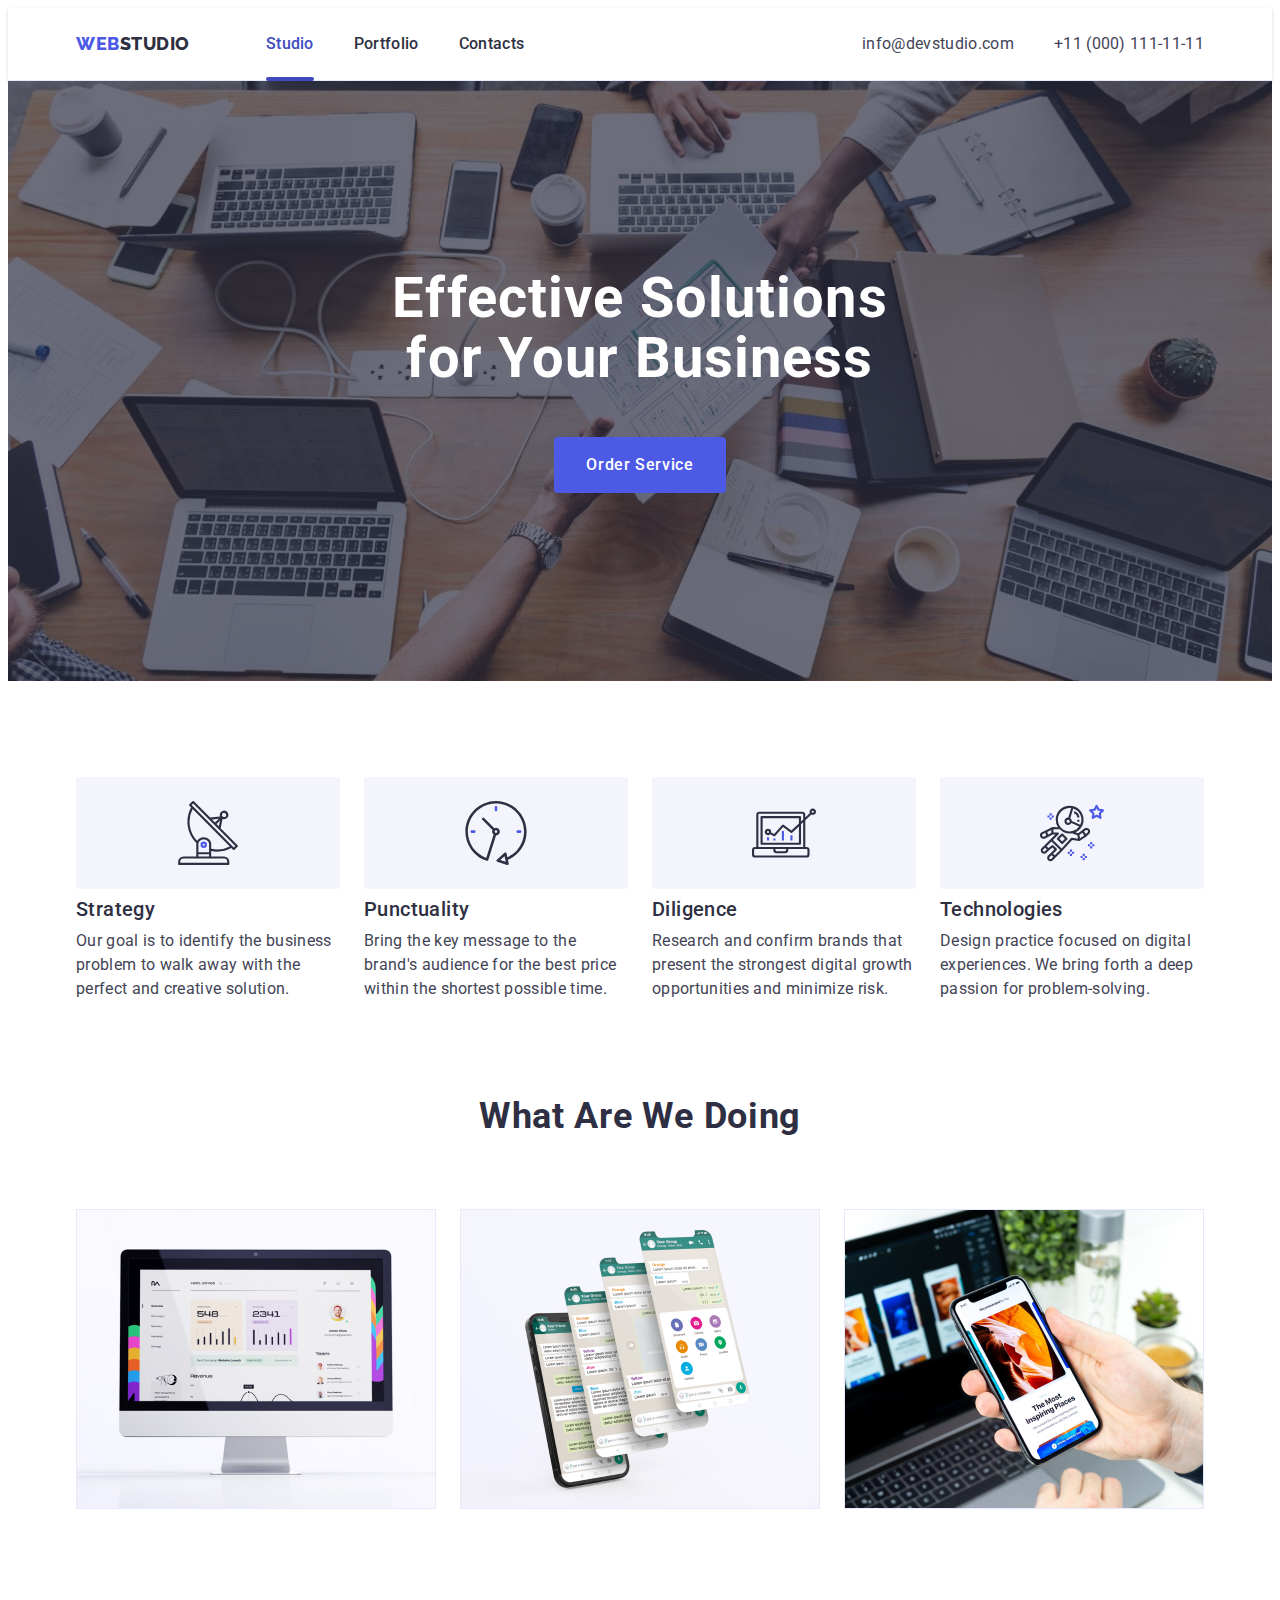
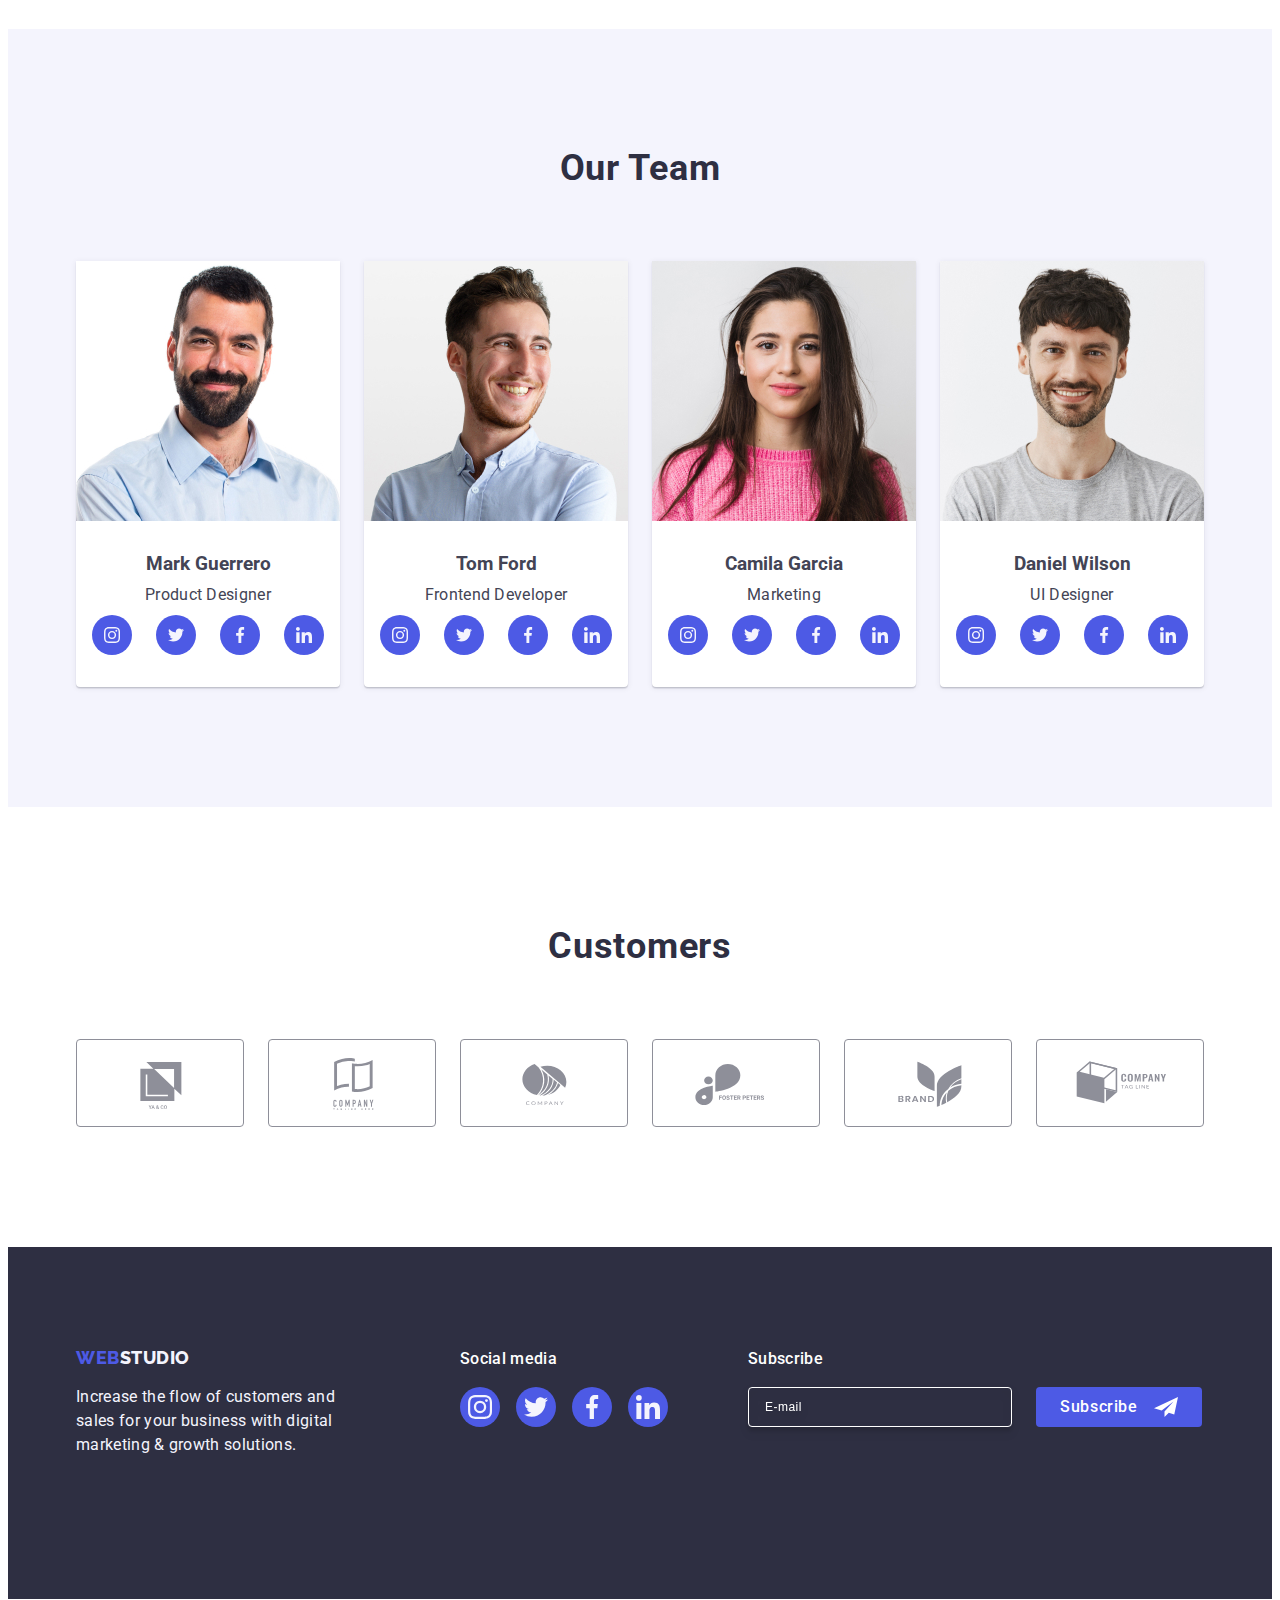
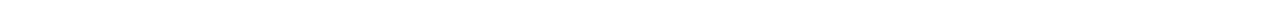
<file: index.html>
<!DOCTYPE html>
<html lang="en">
<head>
    <meta charset="UTF-8">
    <meta name="description" content="digital marketing and growth solutions for the business">
    <link rel="preconnect" href="https://fonts.googleapis.com">
    <link rel="preconnect" href="https://fonts.gstatic.com" crossorigin>
    <link href="https://fonts.googleapis.com/css2?family=Raleway:wght@800&family=Roboto:wght@400;500;700;900&display=swap" rel="stylesheet">
    <meta name="viewport" content="width=device-width, initial-scale=1.0" />
    <title>Webstudio is the effectiv solutions for your business</title>
    <link rel="stylesheet" href="https://cdnjs.cloudflare.com/ajax/libs/modern-normalize/2.0.0/modern-normalize.min.css" integrity="sha512-4xo8blKMVCiXpTaLzQSLSw3KFOVPWhm/TRtuPVc4WG6kUgjH6J03IBuG7JZPkcWMxJ5huwaBpOpnwYElP/m6wg==" crossorigin="anonymous" referrerpolicy="no-referrer" />
    <link rel="stylesheet" href="./css/styles.css"/>
    <link rel="stylesheet" href="./css/media.css"/>
</head>
<body>
    <header class="header">
<div class="container header-container">
    <nav class="header-navigation">
        <a href="./index.html" class="header-logo link">Web<span class="header-logo-studio">Studio</span></a>
        <ul class="header-menu-list list">
            <li class="header-menu-item"><a href="./index.html" class="header-item current link">Studio</a></li>
            <li class="header-menu-item"><a href="./portfolio.html" class="header-item link">Portfolio</a></li>
            <li class="header-menu-item"><a href="#" class="header-item link">Contacts</a></li>
        </ul>
    </nav>
    <address class="address">
        <ul class="header-contacts-list list">
            <li>
                <a href="mailto:info@devstudio.com" class="header-contacts-item link">info@devstudio.com</a>
            </li>
            <li>
                <a href="tel:+110001111111" class="header-contacts-item link">+11 (000) 111-11-11</a>
            </li>
        </ul>
    </address>
    <button class="hamburger" type="button" data-menu-open>
        <svg class="header-icon" width="32" height="22">
            <use href="./images/icons.svg#icon-charm_menu-hamburger"></use>
        </svg>
    </button>
</div>

<div class="mob-menu is-hidden" data-menu>
    <div class="mob-menu-top">
        <button type="button" class="close-mob-menu-btn" data-menu-close>
                <svg class="close-icon" width="8" height="8">
                <use href="./images/icons.svg#icon-close-black-18dp-2-1"></use>
                </svg>
        </button>
        <nav class="mob-menu-navigation">
            <ul class="mob-menu-list list">
                <li class="mob-menu-item"><a href="./index.html" class="mob-menu-link current link">Studio</a></li>
                <li class="mob-menu-item"><a href="./portfolio.html" class="mob-menu-link link">Portfolio</a></li>
                <li class="mob-menu-item"><a href="#" class="mob-menu-link link">Contacts</a></li>
            </ul>
        </nav>
    </div>
    <div class="mob-menu-bottom">
        <address class="address">
            <ul class="mob-menu-contacts-list list">
                <li class="mob-menu-contacts">
                    <a href="tel:+110001111111" class="mob-menu-contacts-phone link">+11 (000) 111-11-11</a>
                </li>
                <li class="mob-menu-contacts">
                    <a href="mailto:info@devstudio.com" class="mob-menu-contacts-mail link">info@devstudio.com</a>
                </li>
            </ul>
        </address>
        <ul class="mob-menu-social-list list">
                    <li class="social-item">
                        <a class="socials-link link" 
                        href=""
                        target="_blank"
                        rel="noopener noreferrer">
                        <svg class="socials-icon" width="24" height="24">
                        <use href="./images/icons.svg#icon-instagram-2"></use>
                        </svg>
                        </a>
                    </li>
                    <li class="social-item">
                        <a class="socials-link link" 
                        href=""
                        target="_blank"
                        rel="noopener noreferrer">
                        <svg class="socials-icon" width="24" height="24">
                        <use href="./images/icons.svg#icon-twitter-1"></use>
                        </svg>
                    </a>
                    </li>
                    <li class="social-item">
                        <a class="socials-link link" 
                        href=""
                        target="_blank"
                        rel="noopener noreferrer">
                        <svg class="socials-icon" width="24" height="24">
                        <use href="./images/icons.svg#icon-facebook-1"></use>
                        </svg>
                    </a>
                    </li>
                    <li class="social-item">
                        <a class="socials-link link" 
                        href=""
                        target="_blank"
                        rel="noopener noreferrer">
                        <svg class="socials-icon" width="24" height="24">
                        <use href="./images/icons.svg#icon-linkedin-1"></use>
                        </svg>
                    </a>
                    </li>
                </ul>
    </div>
</div>
    </header>

    <main>
        <section class="main-section">
                    <div class="container">
                        <h1 class="main-title">Effective Solutions for Your Business</h1>
                        <button class="button-order" data-modal-open type="button">Order Service</button>  
                    </div>  
        </section>

<section class="second-section">
    <div class="container">
        <h2 class="visually-hidden">Lorem ipsum dolor sit amet consectetur adipisicing elit. Repellendus unde facere blanditiis vitae nobis saepe enim possimus magnam dolorum.</h2>
        <ul class="business-strategies list">
            <li class="menu-item">
                <div class="strategies-icon-wrap">
                <svg class="strategies-icon" width="64" height="64">
                    <use href="./images/icons.svg#icon-antenna-1"></use>
                </svg>
                </div>
                <h3 class="name-menu-item">Strategy</h3>
                <p class="menu-text">
                    Our goal is to identify the business problem to walk away with the perfect and creative solution.
                </p>
            </li>
            <li class="menu-item">
                <div class="strategies-icon-wrap">
                <svg class="strategies-icon" width="64" height="64">
                    <use href="./images/icons.svg#icon-clock-1"></use>
                </svg>
                </div>
                <h3 class="name-menu-item">Punctuality</h3>
                <p class="menu-text">
                    Bring the key message to the brand's audience for the best price within the shortest possible time.
                </p>
            </li>
            <li class="menu-item">
                <div class="strategies-icon-wrap">
                <svg class="strategies-icon" width="64" height="64">
                    <use href="./images/icons.svg#icon-diagram-1"></use>
                </svg>
                </div>
                <h3 class="name-menu-item">Diligence</h3>
                <p class="menu-text">
                    Research and confirm brands that present the strongest digital growth opportunities and minimize risk.
                </p>
            </li>
            <li class="menu-item">
                <div class="strategies-icon-wrap">
                <svg class="strategies-icon" width="64" height="64">
                    <use href="./images/icons.svg#icon-astronaut-1"></use>
                </svg>
                </div>
                <h3 class="name-menu-item">Technologies</h3>
                <p class="menu-text">
                    Design practice focused on digital experiences. We bring forth a deep passion for problem-solving.
                </p>
            </li>
        </ul>
    </div>
</section>

<section class="third-section"> 
    <div class="container">
        <h2 class="title">What are we doing</h2>
        <ul class="services-list list">
            <li class="services-item">
                <img src="./images/monitor.jpg" alt="Monitor" 
                width="360" 
                height="300" 
                />
            </li>
            <li class="services-item">
                <img src="./images/phone.jpg" alt="Phone" 
                width="360" 
                height="300" 
                />
            </li>
            <li class="services-item">
                <img src="./images/phone_in_the_hand.jpg" alt="Phone in the hand" 
                width="360" 
                height="300" 
                />
            </li>
        </ul>
    </div>
</section>
<section class="fourth-section">
    <div class="container">
        <h2 class="title">Our Team</h2>
        <ul class="team-members-list list">
            <li class="team-members-item">
            <img 
            srcset="./images/mark_guerrero.jpg 1x, ./images/mark_guerrero-2x.jpg 2x"
            class="card-image"
            src="./images/mark_guerrero.jpg"
            alt="Mark Guerrero"
            width="264"
            height="260"
            />
        <div class="by-line">
            <h3 class="name-item-team">Mark Guerrero</h3>
            <p class="menu-text">Product Designer</p>
            <ul class="teams-social-networks list">
                <li class="networks-of-team-members">
                    <a class="networks-link-section link" 
                    href=""
                    target="_blank"
                    rel="noopener noreferrer">
                    <svg class="socials-icon" width="16" height="16">
                    <use href="./images/icons.svg#icon-instagram-2"></use>
                    </svg>
                    </a>
                </li>
                <li class="networks-of-team-members">
                    <a class="networks-link-section link" 
                    href=""
                    target="_blank"
                    rel="noopener noreferrer">
                    <svg class="socials-icon" width="16" height="16">
                    <use href="./images/icons.svg#icon-twitter-1"></use>
                    </svg>
                    </a>
                </li>
                <li class="networks-of-team-members">
                    <a class="networks-link-section link" 
                    href=""
                    target="_blank"
                    rel="noopener noreferrer">
                    <svg class="socials-icon" width="16" height="16">
                    <use href="./images/icons.svg#icon-facebook-1"></use>
                    </svg>
                    </a>
                </li>
                <li class="networks-of-team-members">
                    <a class="networks-link-section link" 
                    href=""
                    target="_blank"
                    rel="noopener noreferrer">
                    <svg class="socials-icon" width="16" height="16">
                    <use href="./images/icons.svg#icon-linkedin-1"></use>
                    </svg>
                    </a>
                </li>
            </ul>
        </div>
            </li>
            <li class="team-members-item">
            <img 
            srcset="./images/tom_ford.jpg 1x, ./images/tom_ford-2x.jpg 2x"
            class="card-image"
            src="./images/tom_ford.jpg"
            alt="Tom Ford"
            width="264"
            height="260"
            />
        <div class="by-line">
            <h3 class="name-item-team">Tom Ford</h3>
            <p class="menu-text">Frontend Developer</p>
            <ul class="teams-social-networks list">
                <li class="networks-of-team-members">
                    <a class="networks-link-section link" 
                    href=""
                    target="_blank"
                    rel="noopener noreferrer">
                    <svg class="socials-icon" width="16" height="16">
                    <use href="./images/icons.svg#icon-instagram-2"></use>
                    </svg>
                    </a>
                </li>
                <li class="networks-of-team-members">
                    <a class="networks-link-section link" 
                    href=""
                    target="_blank"
                    rel="noopener noreferrer">
                    <svg class="socials-icon" width="16" height="16">
                    <use href="./images/icons.svg#icon-twitter-1"></use>
                    </svg>
                    </a>
                </li>
                <li class="networks-of-team-members">
                    <a class="networks-link-section link" 
                    href=""
                    target="_blank"
                    rel="noopener noreferrer">
                    <svg class="socials-icon" width="16" height="16">
                    <use href="./images/icons.svg#icon-facebook-1"></use>
                    </svg>
                    </a>
                </li>
                <li class="networks-of-team-members">
                    <a class="networks-link-section link" 
                    href=""
                    target="_blank"
                    rel="noopener noreferrer">
                    <svg class="socials-icon" width="16" height="16">
                    <use href="./images/icons.svg#icon-linkedin-1"></use>
                    </svg>
                    </a>
                </li>
            </ul>
        </div>  
            </li>
            <li class="team-members-item">
            <img 
            srcset="./images/camila_garcia.jpg 1x, ./images/camila_garcia-2x.jpg 2x"
            class="card-image"
            src="./images/camila_garcia.jpg"
            alt="Camila Garcia"
            width="264"
            height="260"
            />
        <div class="by-line">
            <h3 class="name-item-team">Camila Garcia</h3>
            <p class="menu-text">Marketing</p>
            <ul class="teams-social-networks list">
                <li class="networks-of-team-members">
                    <a class="networks-link-section link" 
                    href=""
                    target="_blank"
                    rel="noopener noreferrer">
                    <svg class="socials-icon" width="16" height="16">
                    <use href="./images/icons.svg#icon-instagram-2"></use>
                    </svg>
                    </a>
                </li>
                <li class="networks-of-team-members">
                    <a class="networks-link-section link" 
                    href=""
                    target="_blank"
                    rel="noopener noreferrer">
                    <svg class="socials-icon" width="16" height="16">
                    <use href="./images/icons.svg#icon-twitter-1"></use>
                    </svg>
                    </a>
                </li>
                <li class="networks-of-team-members">
                    <a class="networks-link-section link" 
                    href=""
                    target="_blank"
                    rel="noopener noreferrer">
                    <svg class="socials-icon" width="16" height="16">
                    <use href="./images/icons.svg#icon-facebook-1"></use>
                    </svg>
                    </a>
                </li>
                <li class="networks-of-team-members">
                    <a class="networks-link-section link" 
                    href=""
                    target="_blank"
                    rel="noopener noreferrer">
                    <svg class="socials-icon" width="16" height="16">
                    <use href="./images/icons.svg#icon-linkedin-1"></use>
                    </svg>
                    </a>
                </li>
            </ul>
        </div>
            </li>
            <li class="team-members-item">
            <img 
            srcset="./images/daniel_wilson.jpg 1x, ./images/daniel_wilson-2x.jpg 2x"
            class="card-image" 
            src="./images/daniel_wilson.jpg" 
            alt="Daniel Wilson"
            width="264"
            height="260"
            />
        <div class="by-line">
            <h3 class="name-item-team">Daniel Wilson</h3>
            <p class="menu-text">UI Designer</p>
            <ul class="teams-social-networks list">
                <li class="networks-of-team-members">
                    <a class="networks-link-section link" 
                    href=""
                    target="_blank"
                    rel="noopener noreferrer">
                    <svg class="socials-icon" width="16" height="16">
                    <use href="./images/icons.svg#icon-instagram-2"></use>
                    </svg>
                    </a>
                </li>
                <li class="networks-of-team-members">
                    <a class="networks-link-section link" 
                    href=""
                    target="_blank"
                    rel="noopener noreferrer">
                    <svg class="socials-icon" width="16" height="16">
                    <use href="./images/icons.svg#icon-twitter-1"></use>
                    </svg>
                    </a>
                </li>
                <li class="networks-of-team-members">
                    <a class="networks-link-section link" 
                    href=""
                    target="_blank"
                    rel="noopener noreferrer">
                    <svg class="socials-icon" width="16" height="16">
                    <use href="./images/icons.svg#icon-facebook-1"></use>
                    </svg>
                    </a>
                </li>
                <li class="networks-of-team-members">
                    <a class="networks-link-section link" 
                    href=""
                    target="_blank"
                    rel="noopener noreferrer">
                    <svg class="socials-icon" width="16" height="16">
                    <use href="./images/icons.svg#icon-linkedin-1"></use>
                    </svg>
                    </a>
                </li>
            </ul>
        </div>
            </li>
        </ul>
    </div>
</section>
<section class="fifth-section">
    <div class="container">
        <h2 class="title">Customers</h2>
        <ul class="customers-list list">
            <li class="customers-item">
                    <a class="customers-link link" 
                    href=""
                    target="_blank"
                    rel="noopener noreferrer">
                    <svg class="customers-icon" width="104" height="56">
                    <use href="./images/icons.svg#icon-Logo"></use>
                    </svg>
                    </a>
            </li>
            <li class="customers-item">
                    <a class="customers-link link" 
                    href=""
                    target="_blank"
                    rel="noopener noreferrer">
                    <svg class="customers-icon" width="104" height="56">
                    <use href="./images/icons.svg#icon-Logo-1"></use>
                    </svg>
                    </a>
            </li>
            <li class="customers-item">
                    <a class="customers-link link" 
                    href=""
                    target="_blank"
                    rel="noopener noreferrer">
                    <svg class="customers-icon" width="104" height="56">
                    <use href="./images/icons.svg#icon-Logo-2"></use>
                    </svg>
                    </a>
            </li>
            <li class="customers-item">
                    <a class="customers-link link" 
                    href=""
                    target="_blank"
                    rel="noopener noreferrer">
                    <svg class="customers-icon" width="104" height="56">
                    <use href="./images/icons.svg#icon-Logo-3"></use>
                    </svg>
                    </a>
            </li>
            <li class="customers-item">
                    <a class="customers-link link" 
                    href=""
                    target="_blank"
                    rel="noopener noreferrer">
                    <svg class="customers-icon" width="104" height="56">
                    <use href="./images/icons.svg#icon-Logo-4"></use>
                    </svg>
                    </a>
            </li>
            <li class="customers-item">
                    <a class="customers-link link" 
                    href=""
                    target="_blank"
                    rel="noopener noreferrer">
                    <svg class="customers-icon" width="104" height="56">
                    <use href="./images/icons.svg#icon-Logo-5"></use>
                    </svg>
                    </a>
            </li>
        </ul>
    </div>

</section>
    </main>

    <footer class="footer"> 
        <div class="container footer-wrap">
        <div class="info-container">
            <a href="./index.html" class="footer-logo link">Web<span class="footer-logo-studio">Studio</span></a>
            <p class="footer-text">Increase the flow of customers and sales for your business with digital marketing & growth solutions.</p>
        </div>
        <div class="footer-social-media">
            <p class="social-media">Social media</p>
            <ul class="footer-social-list list">
                <li class="social-item">
                    <a class="socials-link link" 
                    href=""
                    target="_blank"
                    rel="noopener noreferrer">
                    <svg class="socials-icon" width="24" height="24">
                    <use href="./images/icons.svg#icon-instagram-2"></use>
                    </svg>
                    </a>
                </li>
                <li class="social-item">
                    <a class="socials-link link" 
                    href=""
                    target="_blank"
                    rel="noopener noreferrer">
                    <svg class="socials-icon" width="24" height="24">
                    <use href="./images/icons.svg#icon-twitter-1"></use>
                    </svg>
                </a>
                </li>
                <li class="social-item">
                    <a class="socials-link link" 
                    href=""
                    target="_blank"
                    rel="noopener noreferrer">
                    <svg class="socials-icon" width="24" height="24">
                    <use href="./images/icons.svg#icon-facebook-1"></use>
                    </svg>
                </a>
                </li>
                <li class="social-item">
                    <a class="socials-link link" 
                    href=""
                    target="_blank"
                    rel="noopener noreferrer">
                    <svg class="socials-icon" width="24" height="24">
                    <use href="./images/icons.svg#icon-linkedin-1"></use>
                    </svg>
                </a>
                </li>
            </ul>
        </div>
            <div class="footer-input-wrap">
                <p class="social-media">Subscribe</p>
                <form class="footer-form">
                        <label for="email" class="footer-label">
                        <input type="email" class="footer-input" name="email" id="email" placeholder="E-mail">
                        </label>
                        <button type="submit" class="submit-footer-btn">Subscribe
                            <svg class="footer-btn-icon" width="24" height="24">
                        <use href="./images/icons.svg#icon-Frame-3"></use>
                        </svg>
                        </button>
                        
                </form>
            </div>
        </div>
    </footer>
    <div class="backdrop is-hidden" data-modal>
        <div class="modal">
        <button type="button" class="close-modal-btn" data-modal-close>
            <svg class="close-icon" width="8" height="8">
            <use href="./images/icons.svg#icon-close-black-18dp-2-1"></use>
            </svg>
        </button>
        <p class="modal-title">Leave your contacts and we will call you back</p>
    <form class="modal-wrap">
        
        <div class="modal-field">
            <label for="user-name" class="form-label">Name</label>
            <div class="input-wrap">
                <input type="text" class="modal-input" name="user-name" id="user-name" required>
                <svg class="modal-icon" width="18" height="24">
                <use href="./images/icons.svg#icon-person-black-18dp-1"></use>
            </svg>
            </div>
        </div>
        <div class="modal-field">
            <label for="phone-number" class="form-label">Phone</label>
            <div class="input-wrap">
                <input type="text" class="modal-input" name="phone-number" id="phone-number" required>
                <svg class="modal-icon" width="18" height="24">
                <use href="./images/icons.svg#icon-phone-black-18dp-1"></use>
                </svg>
            </div>
        </div>
        <div class="modal-field">
            <label for="user-email" class="form-label">Email</label>
            <div class="input-wrap">
                <input type="text" class="modal-input" name="email" id="user-email"> 
                <svg class="modal-icon" width="18" height="24">
                <use href="./images/icons.svg#icon-email-black-18dp-1"></use>
                </svg>
            </div>
        
        </div>
        <div class="modal-field-comment">
            <label for="user-comment" class="form-label">Comment</label>
            <textarea name="user-comment" id="user-comment" class="modal-comment" placeholder="Text input"></textarea>
        </div>

        <div class="modal-field-checkbox">
            <input type="checkbox" id="user-privacy" name="user-privacy" value="true" class="modal-check visually-hidden">
            <label for="user-privacy" class="modal-check-text">
            <span class="checkbox-style">
                <svg class="check-icon" width="10" height="8">
                <use href="./images/icons.svg#icon-Vector-1"></use>
                </svg>
            </span>
            I accept the terms and conditions of the<a href="" class="modal-check-link">Privacy Policy</a></label>
        </div>
        <button type="submit" class="submit-modal-btn">Send</button>

    </form>    
    </div>
    </div>
    <script src="./js/modal.js"></script>
    <script src="./js/menu.js"></script>
</body>


</html>
</file>
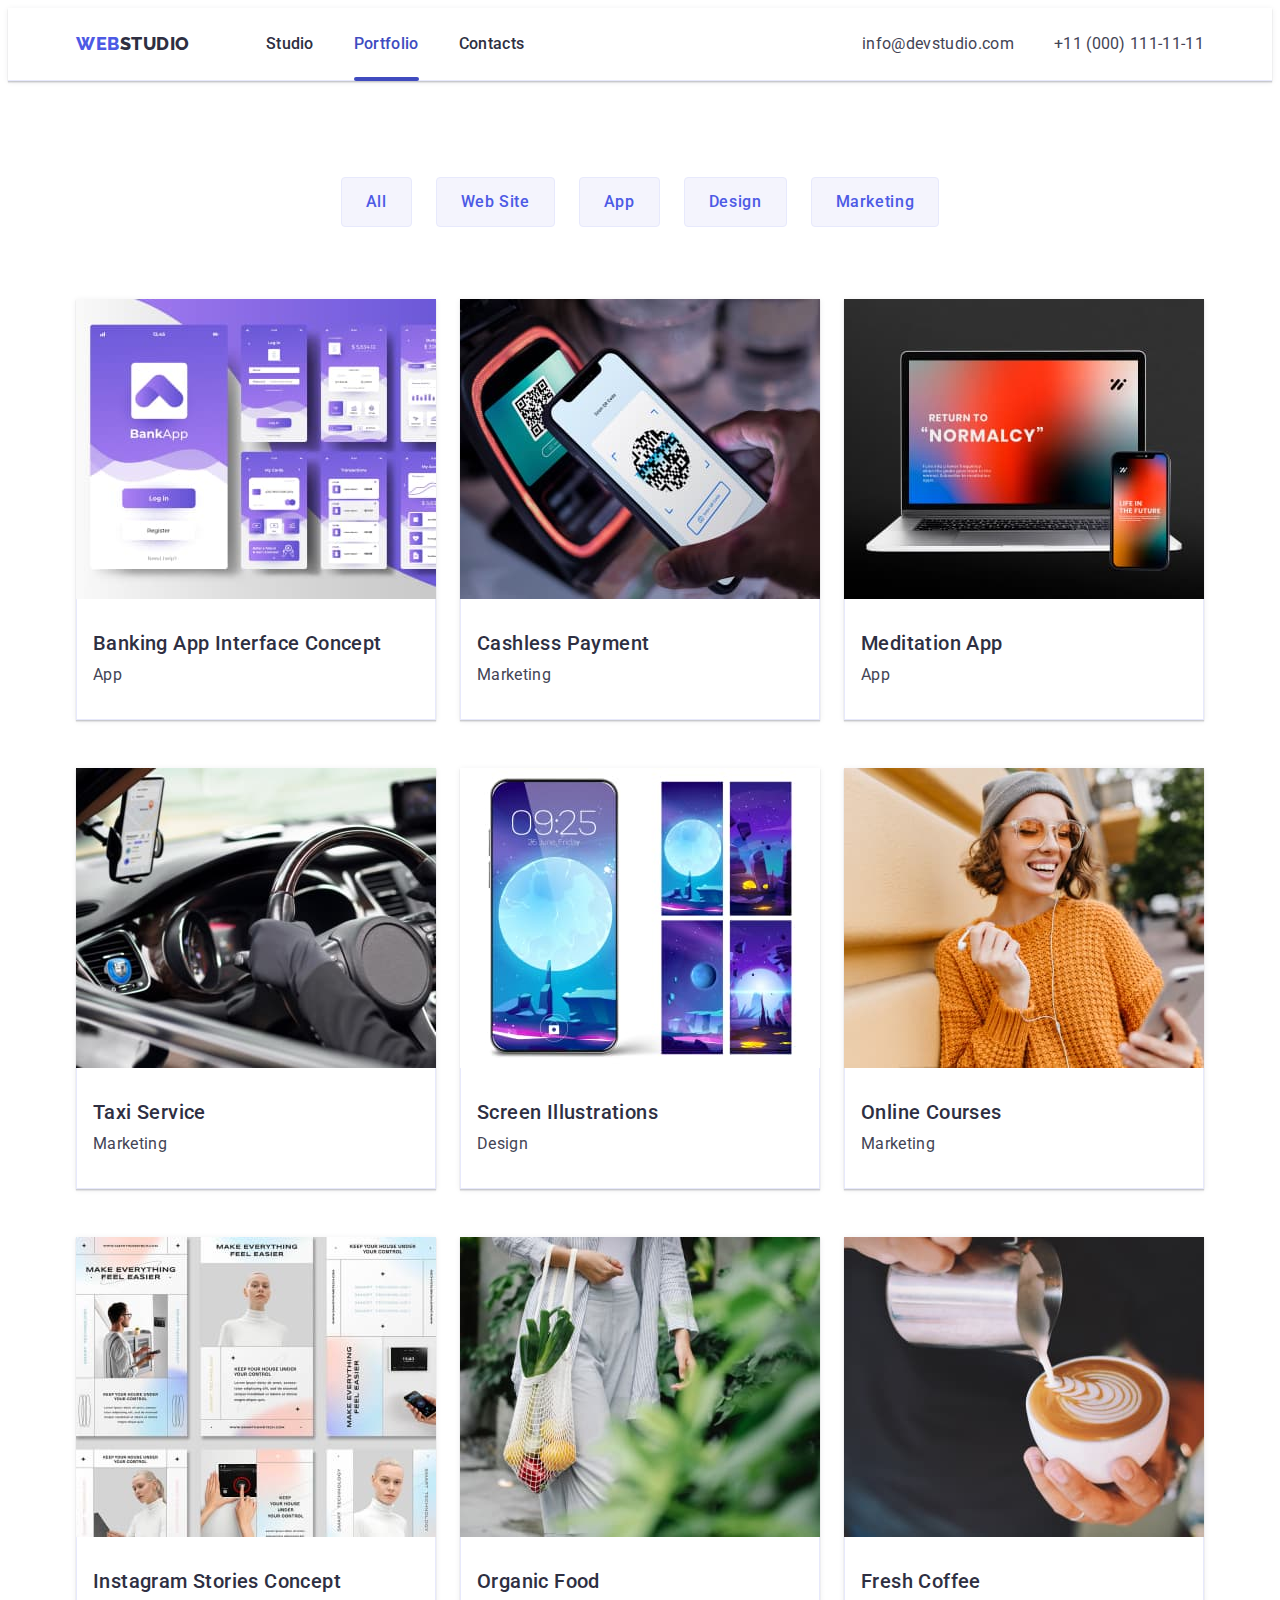
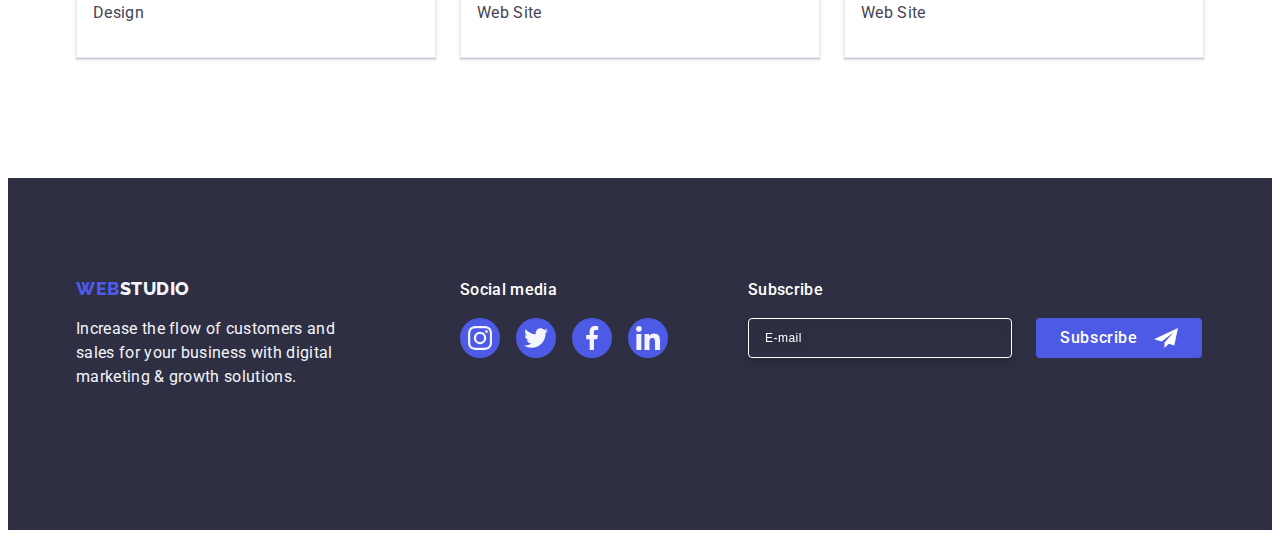
<file: portfolio.html>
<!DOCTYPE html>
<html lang="en">
<head>
    <meta charset="UTF-8">
    <meta name="description" content="digital marketing and growth solutions for the business">
    <link rel="preconnect" href="https://fonts.googleapis.com">
    <link rel="preconnect" href="https://fonts.gstatic.com" crossorigin>
    <link href="https://fonts.googleapis.com/css2?family=Raleway:wght@800&family=Roboto:wght@400;500;700;900&display=swap" rel="stylesheet">
    <meta name="viewport" content="width=device-width, initial-scale=1.0" />
    <title>Portfolio</title>
    <link rel="stylesheet" href="https://cdnjs.cloudflare.com/ajax/libs/modern-normalize/2.0.0/modern-normalize.min.css" integrity="sha512-4xo8blKMVCiXpTaLzQSLSw3KFOVPWhm/TRtuPVc4WG6kUgjH6J03IBuG7JZPkcWMxJ5huwaBpOpnwYElP/m6wg==" crossorigin="anonymous" referrerpolicy="no-referrer" />
    <link rel="stylesheet" href="./css/styles.css"/>
    <link rel="stylesheet" href="./css/media.css"/>
</head>

<body>
    <header class="header">
<div class="container header-container">
    <nav class="header-navigation">
        <a href="./index.html" class="header-logo link">Web<span class="header-logo-studio">Studio</span></a>
        <ul class="header-menu-list list">
            <li class="header-menu-item"><a href="./index.html" class="header-item link">Studio</a></li>
            <li class="header-menu-item"><a href="./portfolio.html" class="header-item current link">Portfolio</a></li>
            <li class="header-menu-item"><a href="" class="header-item link">Contacts</a></li>
        </ul>
    </nav>
    <address class="address">
        <ul class="header-contacts-list list">
            <li>
                <a href="mailto:info@devstudio.com" class="header-contacts-item link">info@devstudio.com</a>
            </li>
            <li>
                <a href="tel:+110001111111" class="header-contacts-item link">+11 (000) 111-11-11</a>
            </li>
        </ul>
        
    </address>
</div>
    </header>

    <main>
        <section class="section-portfolio">
            <div class="container">
                <h1 class="visually-hidden">Lorem ipsum dolor sit amet consectetur adipisicing elit. Repellendus unde facere blanditiis vitae nobis saepe enim possimus magnam dolorum.</h1>
                <ul class="button-list list">
                    <li><button class="button-item" type="button">All</button></li>
                    <li><button class="button-item" type="button">Web Site</button></li>
                    <li><button class="button-item" type="button">App</button></li>
                    <li><button class="button-item" type="button">Design</button></li>
                    <li><button class="button-item" type="button">Marketing</button></li>
                </ul>
            
                <ul class="menu-services-list list">
                    <li class="card-portf">
                        <a class="menu-services-item link" href="">
                            <div class="card-portfolio-wrap">
                                <img class="card-portfolio" src="./images/banking_app_interface.jpg" alt="banking app interface" 
                                width="360" 
                                height="300">
                                
                                <p class="cover-card-portf-text">14 Stylish and User-Friendly App Design Concepts · Task Manager App · Calorie Tracker App · Exotic Fruit Ecommerce App · Cloud Storage App</p>
                                
                            </div>
                                <div class="by-line-portf">
                                    <h2 class="name-menu-item">Banking App Interface Concept</h2>
                                    <p class="menu-text">App</p>
                                </div>
                            
                        </a>
                    </li>
                <li class="card-portf">
                    <a class="menu-services-item link" href="">
                        <div class="card-portfolio-wrap">
                            <img class="image-portfolio" src="./images/cashless_payment.jpg" alt="payment by phone"
                            width="360" 
                            height="300">
                            
                                <p class="cover-card-portf-text">14 Stylish and User-Friendly App Design Concepts · Task Manager App · Calorie Tracker App · Exotic Fruit Ecommerce App · Cloud Storage App</p>
                    
                        </div>
                        <div class="by-line-portf">
                            <h2 class="name-menu-item">Cashless Payment</h2>
                            <p class="menu-text">Marketing</p>
                        </div>
                    </a>
                </li>
                <li class="card-portf">
                    <a class="menu-services-item link" href="">
                        <div class="card-portfolio-wrap">
                            <img class="image-portfolio" src="./images/meditation_app.jpg" alt="laptop and phone"
                            width="360" 
                            height="300">
                            
                                <p class="cover-card-portf-text">14 Stylish and User-Friendly App Design Concepts · Task Manager App · Calorie Tracker App · Exotic Fruit Ecommerce App · Cloud Storage App</p>
            
                        </div>
                        <div class="by-line-portf">
                            <h2 class="name-menu-item">Meditation App</h2>
                            <p class="menu-text">App</p>
                        </div>
                    </a>
                </li>
                <li class="card-portf">
                    <a class="menu-services-item link" href="">
                        <div class="card-portfolio-wrap">
                            <img class="image-portfolio" src="./images/taxi_service.jpg" alt="steering wheel in a car"
                            width="360" 
                            height="300">
                            
                                <p class="cover-card-portf-text">14 Stylish and User-Friendly App Design Concepts · Task Manager App · Calorie Tracker App · Exotic Fruit Ecommerce App · Cloud Storage App</p>
                            
                        </div>
                        <div class="by-line-portf">
                            <h2 class="name-menu-item">Taxi Service</h2>
                            <p class="menu-text">Marketing</p>
                        </div>
                    </a>
                </li>
                <li class="card-portf">
                    <a class="menu-services-item link" href="">
                        <div class="card-portfolio-wrap">
                            <img class="image-portfolio" src="./images/screen_illustrations.jpg" alt="Screenshot options"
                            width="360" 
                            height="300">
                            
                                <p class="cover-card-portf-text">14 Stylish and User-Friendly App Design Concepts · Task Manager App · Calorie Tracker App · Exotic Fruit Ecommerce App · Cloud Storage App</p>
                            
                        </div>
                        <div class="by-line-portf">
                            <h2 class="name-menu-item">Screen Illustrations</h2>
                            <p class="menu-text">Design</p>
                        </div>
                    </a>
                </li>
                <li class="card-portf">
                    <a class="menu-services-item link" href="">
                        <div class="card-portfolio-wrap">
                            <img class="image-portfolio" src="./images/online_courses.jpg" alt="Girl with a phone"
                            width="360" 
                            height="300">
                            
                                <p class="cover-card-portf-text">14 Stylish and User-Friendly App Design Concepts · Task Manager App · Calorie Tracker App · Exotic Fruit Ecommerce App · Cloud Storage App</p>
                            
                        </div>
                        <div class="by-line-portf">
                            <h2 class="name-menu-item">Online Courses</h2>
                            <p class="menu-text">Marketing</p>
                        </div>
                    </a>
                </li>
                <li class="card-portf">
                    <a class="menu-services-item link" href="">
                        <div class="card-portfolio-wrap">
                            <img class="image-portfolio" src="./images/instagram_stories_concept.jpg" alt="instagram page layouts"
                            width="360" 
                            height="300">
                    
                                <p class="cover-card-portf-text">14 Stylish and User-Friendly App Design Concepts · Task Manager App · Calorie Tracker App · Exotic Fruit Ecommerce App · Cloud Storage App</p>
                            
                        </div>
                        <div class="by-line-portf">
                            <h2 class="name-menu-item">Instagram Stories Concept</h2>
                            <p class="menu-text">Design</p>
                        </div>
                    </a>
                </li>
                <li class="card-portf">
                    <a class="menu-services-item link" href="">
                        <div class="card-portfolio-wrap">
                            <img class="image-portfolio" src="./images/organic_food.jpg" alt="woman with vegetables"
                            width="360" 
                            height="300">
                            
                                <p class="cover-card-portf-text">14 Stylish and User-Friendly App Design Concepts · Task Manager App · Calorie Tracker App · Exotic Fruit Ecommerce App · Cloud Storage App</p>
                            
                        </div>
                        <div class="by-line-portf">
                            <h2 class="name-menu-item">Organic Food</h2>
                            <p class="menu-text">Web Site</p>
                        </div>
                    </a>
                </li>
                <li class="card-portf">
                    <a class="menu-services-item link" href="">
                        <div class="card-portfolio-wrap">
                            <img class="image-portfolio" src="./images/fresh_coffee.jpg" alt="barista pours cappuccino"
                            width="360" 
                            height="300">
                        
                                <p class="cover-card-portf-text">14 Stylish and User-Friendly App Design Concepts · Task Manager App · Calorie Tracker App · Exotic Fruit Ecommerce App · Cloud Storage App</p>
                        
                        </div>
                        <div class="by-line-portf">
                            <h2 class="name-menu-item">Fresh Coffee</h2>
                            <p class="menu-text">Web Site</p>
                        </div>
                    </a>
                </li>
            </ul>
            </div>
        </section>
    </main>
    
    <footer class="footer">
        <div class="container footer-wrap">
        <div class="info-container">
            <a href="./index.html" class="footer-logo link">Web<span class="footer-logo-studio">Studio</span></a>
            <p class="footer-text">Increase the flow of customers and sales for your business with digital marketing & growth solutions.</p>
        </div>
        <div class="footer-social-media">
            <p class="social-media">Social media</p>
            <ul class="footer-social-list list">
                <li class="social-item">
                    <a class="socials-link link" 
                    href=""
                    target="_blank"
                    rel="noopener noreferrer">
                    <svg class="socials-icon" width="24" height="24">
                    <use href="./images/icons.svg#icon-instagram-2"></use>
                    </svg>
                    </a>
                </li>
                <li class="social-item">
                    <a class="socials-link link" 
                    href=""
                    target="_blank"
                    rel="noopener noreferrer">
                    <svg class="socials-icon" width="24" height="24">
                    <use href="./images/icons.svg#icon-twitter-1"></use>
                    </svg>
                </a>
                </li>
                <li class="social-item">
                    <a class="socials-link link" 
                    href=""
                    target="_blank"
                    rel="noopener noreferrer">
                    <svg class="socials-icon" width="24" height="24">
                    <use href="./images/icons.svg#icon-facebook-1"></use>
                    </svg>
                </a>
                </li>
                <li class="social-item">
                    <a class="socials-link link" 
                    href=""
                    target="_blank"
                    rel="noopener noreferrer">
                    <svg class="socials-icon" width="24" height="24">
                    <use href="./images/icons.svg#icon-linkedin-1"></use>
                    </svg>
                </a>
                </li>
            </ul>
        </div>
        <div class="footer-input-wrap">
                <p class="social-media">Subscribe</p>
                <form class="footer-form">
                        <label for="email" class="footer-label">
                        <input type="email" class="footer-input" name="email" id="email" placeholder="E-mail">
                        </label>
                        <button type="submit" class="submit-footer-btn">Subscribe
                            <svg class="footer-btn-icon" width="24" height="24">
                        <use href="./images/icons.svg#icon-Frame-3"></use>
                        </svg>
                        </button>
                        
                </form>
            </div>
        </div>
    </footer>
</body>
</html>
</file>
<file: css/styles.css>
:root {
  --navyblue: #2e2f42;
  --slate: #434455;
  --white: #fff;
  --cloud: #f4f4fd;
  --iris: #4d5ae5;
  --ocean: #404bbf;
  --cornflover: #e7e9fc;
  --lightslate: #8e8f99;
  --dairy: #fcfcfc;
  --commonwhite: #ffffff;
  --green: #31d0aa;
}

* {
  box-sizing: border-box;
}

body {
  font-family: "Roboto", sans-serif;
  color: var(--slate, #434455);
  background-color: var(--white);
}

.header {
  padding: 24px 0;
  max-width: 1440px;
  margin: 0 auto;
  border-bottom: 1px solid var(--cornflover);
  box-shadow: 0px 2px 1px rgba(46, 47, 66, 0.08),
    0px 1px 1px rgba(46, 47, 66, 0.16), 0px 1px 6px rgba(46, 47, 66, 0.08);
}

.header-logo {
  color: var(--iris, #4d5ae5);
  font-family: "Raleway", sans-serif;
  font-size: 18px;
  font-weight: 800;
  line-height: 1.17;
  letter-spacing: 0.03em;
  text-transform: uppercase;
  /* margin-right: 76px; */
}

.header-logo-studio {
  color: var(--navyblue, #2e2f42);
}

.link {
  text-decoration: none;
}

.list {
  list-style-type: none;
}

p,
h1,
h2,
h3,
h4 {
  margin-top: 0;
  margin-bottom: 0;
}

ul,
ol {
  padding-left: 0;
  margin-top: 0;
  margin-bottom: 0;
}

img {
  display: block;
  max-width: 100%;
  height: auto;
}

.container {
  width: 100%;
  max-width: 1158px;
  padding-left: 15px;
  padding-right: 15px;
  margin: 0 auto;
}

/* HEADER!!!!!!!!!!! */
.header-menu-list {
  display: flex;
  gap: 40px;
  display: none;
}

.header-menu-item {
  position: relative;
}

.header-item {
  padding: 24px 0;
}

.header-container {
  display: flex;
  align-items: center;
  justify-content: left;
}

.header-navigation {
  display: flex;
  align-items: center;
  margin-right: auto;
}

.header-item {
  display: block;
  color: var(--navyblue);
  font-size: 16px;
  font-weight: 500;
  line-height: 1.5;
  letter-spacing: 0.02em;
}

.current {
  position: relative;
  color: var(--ocean);
  transition: color 250ms cubic-bezier(0.4, 0, 0.2, 1);
  
}

.header-item.current:after {
  content: "";
  position: absolute;
  bottom: -1px;
  left: 0;
  width: 100%;
  height: 4px;
  border-radius: 2px;
  background: var(--ocean);
  /* display: none; */
}

.header-icon {
  fill: transparent;
  stroke: var(--navyblue);
}

.header-item:active {
  color: var(--ocean, #404bbf);
}

.header-item:hover,
.header-item:focus {
  color: var(--ocean);
}

.header-contacts-list {
  display: flex;
  margin-left: auto;
  gap: 40px;
  display: none;
}

.header-contacts-item {
  color: var(--slate, #434455);
  font-size: 16px;
  line-height: 1.5;
  letter-spacing: 0.02em;
  transition: color 250ms cubic-bezier(0.4, 0, 0.2, 1);
}

.header-contacts-item:active {
  color: var(--ocean, #404bbf);
}

.header-contacts-item:hover,
.header-contacts-item:focus {
  color: var(--ocean, #404bbf);
}

.address {
  font-style: normal;
}

.hamburger {
  padding: 0;
  background-color: var(--white);
  border: none;
}

/* MOBILE WINDOW */

.mob-menu {
  position: fixed;
  top: 0;
  z-index: 20;
  background-color: var(--white);
  width: 100%;
  height: 100%;
  padding: 24px 24px 40px 40px;
  display: flex;
  flex-direction: column;
  justify-content: space-between;
}
.close-mob-menu-btn {
  display: flex;
  position: absolute;
  top: 24px;
  right: 24px;
  border-radius: 50%;
  width: 24px;
  height: 24px;
  flex-shrink: 0;
  align-items: center;
  justify-content: center;
  cursor: pointer;
  padding: 0;
  background-color: transparent;
  border: 1px solid rgba(0, 0, 0, 0.1);
  transition: background-color 250ms cubic-bezier(0.4, 0, 0.2, 1),
    border 250ms cubic-bezier(0.4, 0, 0.2, 1);
}
.close-icon {
}
.mob-menu-navigation {
  display: flex;
  flex-wrap: wrap;
}

.mob-menu-list {
  margin-top: 56px;
  margin-bottom: 100px;
}

.list {
}
.mob-menu-item:not(:last-child) {
  margin-bottom: 40px;
}
.mob-menu-link {
  color: var(--navyblue, #2e2f42);
  font-size: 36px;
  font-weight: 700;
  line-height: 1.11;
  letter-spacing: 0.02em;
  text-transform: capitalize;
}

.mob-menu-link.current {
  color: var(--ocean);

}

.mob-menu-link:active {
  color: var(--ocean, #404bbf);
}

.mob-menu-link:hover,
.mob-menu-link:focus {
  color: var(--ocean, #404bbf);
}

.mob-menu-contacts-list {
  margin-bottom: 48px;
}

.mob-menu-contacts:not(:last-child) {
  margin-bottom: 40px;
}
.mob-menu-contacts-mail {
  color: var(--slate, #434455);
  font-size: 20px;
  font-weight: 500;
  line-height: 1.2;
  letter-spacing: 0.02em;
}

.mob-menu-contacts-phone {
  color: var(--iris, #4d5ae5);
  font-size: 26px;
  font-weight: 700;
  line-height: 1.11;
  letter-spacing: 0.02em;
  text-transform: capitalize;
}

.mob-menu-social-list {
  display: flex;
  gap: 41px;
}
.social-item {
}
.socials-link {
}
.socials-icon {
}
.main-section {
}
.container {
}
.main-title {
}
.button-order {
}

/* MAIN */
.visually-hidden {
  position: absolute;
  width: 1px;
  height: 1px;
  margin: -1px;
  border: 0;
  padding: 0;

  white-space: nowrap;
  clip-path: inset(100%);
  clip: rect(0 0 0 0);
  overflow: hidden;
}

.main-section {
  background-image: linear-gradient(
      rgba(46, 47, 66, 0.7),
      rgba(46, 47, 66, 0.7)
    ),
    url(../images/people-office-mob.jpg);
  background-color: var(--navyblue);
  background-size: cover;
  padding: 112px 0;
  /* width: 100%; */
  max-width: 1440px;
  background-repeat: no-repeat;
  background-position: center;
  block-size: cover;
  margin: 0 auto;
}

@media (min-device-pixel-ratio: 2),
  (min-resolution: 192dpi),
  (min-resolution: 2dppx) {
  .main-section {
    background-image: linear-gradient(
        rgba(46, 47, 66, 0.7),
        rgba(46, 47, 66, 0.7)
      ),
      url(../images/people-office-mob-2x.jpg);
  }
}

.main-title {
  color: var(--white, #fff);
  font-size: 32px;
  line-height: 1.11;
  letter-spacing: 0.02em;
  text-align: center;
  max-width: 320px;
  margin: 0 auto;
}

.button-order {
  display: block;
  min-width: 169px;
  height: 56px;
  margin: 0 auto;
  font-family: "Roboto", sans-serif;
  color: var(--white, #fff);
  font-size: 16px;
  font-weight: 500;
  line-height: 1.5;
  letter-spacing: 0.04em;
  background-color: var(--iris, #4d5ae5);
  cursor: pointer;
  margin-top: 72px;
  padding: 16px 32px;
  border: none;
  border-radius: 4px;
  align-items: flex-start;
  transition: background-color 250ms cubic-bezier(0.4, 0, 0.2, 1);
}

.button-order:active {
  background: var(--ocean, #404bbf);
}

.button-order:hover,
.button-order:focus {
  background: var(--ocean, #404bbf);
}

.second-section {
  padding: 96px 0;
}

.third-section {
  padding-bottom: 120px;
  display: none;
}

.fourth-section {
  background-color: var(--cloud);
  padding: 96px 0;
}

.fifth-section {
  padding: 96px 0;
}

.business-strategies {
  display: flex;
  flex-wrap: wrap;
  gap: 72px;
}

.menu-item {
  /* width: calc((100% - 3 * 24px) / 4); */
}

.strategies-icon-wrap {
  /* position: relative; */
  display: flex;
  justify-content: center;
  align-items: center;
  width: 100%;
  height: 112px;
  border-radius: 4px;
  background: var(--cloud, #f4f4fd);
  flex-shrink: 0;
  padding: 24px 100px;
  margin-bottom: 8px;
  display: none;
}

.strategies-icon {
  /* position: absolute; */
  /* top: 50%;
  left: 50%;
  transform: translate(-50%, -50%); */
}

.name-menu-item {
  color: var(--navyblue, #2e2f42);
  font-size: 32px;
  font-weight: 700;
  line-height: 1.1;
  letter-spacing: 0.02em;
  margin-bottom: 8px;
  text-align: center;
}

.menu-text {
  color: var(--slate);
  font-size: 12px;
  line-height: 1.5;
  letter-spacing: 0.02em;
  font-weight: 500;
}

.title {
  color: var(--navyblue, #2e2f42);
  font-size: 36px;
  line-height: 1.11;
  letter-spacing: 0.02em;
  text-transform: capitalize;
  text-align: center;
  /* padding-top: 120px; */
  margin-bottom: 72px;
}

.services-list {
  display: flex;
  gap: 24px;
}

.card-image {
  margin: 0;
}

.team-members-list {
  display: flex;
  flex-wrap: wrap;
  justify-content: center;
  gap: 72px;
}

.team-members-item {
  background-color: var(--white);
  /* width: calc((100% - 24px * 3) / 4); */
  width: 264px;
  border-radius: 0px 0px 4px 4px;
  box-shadow: 0px 2px 1px 0px rgba(46, 47, 66, 0.08),
    0px 1px 1px 0px rgba(46, 47, 66, 0.16),
    0px 1px 6px 0px rgba(46, 47, 66, 0.08);
}

.name-item-team {
  background-color: var(--white);
  margin-bottom: 8px;
}

.by-line {
  padding: 32px 0px;
  margin: 0;
  text-align: center;
  border: 1px solid var(--cornflower);
}

.teams-social-networks {
  display: flex;
  gap: 24px;
  align-items: center;
  justify-content: center;
  padding: 8px 16px 0px;
}

.networks-of-team-members {
  width: 40px;
  height: 40px;
}

.networks-link-section {
  display: flex;
  background-color: var(--iris);
  border-radius: 50%;
  width: 100%;
  height: 100%;
  justify-content: center;
  align-items: center;
  transition: background-color 250ms cubic-bezier(0.4, 0, 0.2, 1);
}

.networks-link-section:hover,
.networks-link-section:focus {
  background-color: var(--ocean);
}

.menu-text {
}

.customers-list {
  display: flex;
  flex-wrap: wrap;
  gap: 72px 16px;
}

.customers-item {
  width: 137px;
  height: 78px;
  flex-shrink: 0;
}

.customers-link {
  display: flex;
  color: var(--lightslate);
  border: 1px solid var(--lightslate, #8e8f99);
  border-radius: 4px;
  width: 100%;
  height: 100%;
  justify-content: center;
  align-items: center;
  transition: border-color 250ms cubic-bezier(0.4, 0, 0.2, 1),
    color 250ms cubic-bezier(0.4, 0, 0.2, 1);
}

.customers-link:hover,
.customers-link:focus {
  border-color: var(--ocean);
  color: var(--ocean);
}

.customers-icon {
  fill: currentColor;
  transition: fill 250ms cubic-bezier(0.4, 0, 0.2, 1);
}

.footer {
  background-color: var(--navyblue);
  padding: 100px 0;
}

.container.footer-wrap {
  display: flex;
  flex-wrap: wrap;
  justify-content: center;
  align-items: center;
  /* align-items: baseline; */
}

.info-container {
  margin-bottom: 72px;
}

.footer-logo {
  justify-content: center;
  align-items: center;
  display: flex;
  margin-bottom: 17.5px;
  color: var(--iris, #4d5ae5);
  font-family: "Raleway", sans-serif;
  font-size: 18px;
  font-weight: 800;
  line-height: 1.17;
  letter-spacing: 0.03em;
  text-transform: uppercase;
}

.footer-logo-studio {
  color: var(--cloud);
}

.footer-text {
  color: var(--cloud, #f4f4fd);
  font-size: 16px;
  line-height: 1.5;
  letter-spacing: 0.02em;
  background-color: var(--navyblue);
  width: 264px;
}

.footer-social-media {
  margin-bottom: 72px;
}

.social-media {
  display: flex;
  align-items: center;
  justify-content: center;
  margin-bottom: 16px;
  font-weight: 500;
  font-size: 16px;
  line-height: 1.5;
  letter-spacing: 0.02em;
  color: var(--white);
}

.footer-social-list {
  display: flex;
  gap: 16px;
}

.social-item {
  width: 40px;
  height: 40px;
}

.socials-icon {
  fill: var(--cloud);
}

.socials-link {
  display: flex;
  background-color: var(--iris);
  border-radius: 50%;
  width: 100%;
  height: 100%;
  justify-content: center;
  align-items: center;
  transition: background-color 250ms cubic-bezier(0.4, 0, 0.2, 1);
}

.socials-link:hover,
.socials-link:focus {
  background-color: var(--green);
}

.footer-form {
  display: flex;
  flex-wrap: wrap;
  gap: 16px;
}

.footer-form:first-child {
  gap: 0px;
}

.footer-input {
  background-color: transparent;
  border-radius: 4px;
  border: 1px solid var(--white, #fff);
  box-shadow: 0px 4px 4px 0px rgba(0, 0, 0, 0.15);
  width: 300px;
  height: 40px;
  padding-left: 16px;
  font-size: 12px;
  line-height: 1.5;
  letter-spacing: 0.04em;
  filter: drop-shadow(0px 4px 4px rgba(0, 0, 0, 0.15));
  color: var(--white, #fff);
}

input::placeholder {
  color: var(--white, #fff);
}

.submit-footer-btn {
  display: flex;
  min-width: 165px;
  height: 40px;
  justify-content: center;
  margin: 0 auto;
  font-family: "Roboto", sans-serif;
  color: var(--white, #fff);
  font-size: 16px;
  font-weight: 500;
  line-height: 1.5;
  letter-spacing: 0.04em;
  background-color: var(--iris, #4d5ae5);
  cursor: pointer;
  padding: 8px 24px;
  border: none;
  border-radius: 4px;
  align-items: center;
  transition: background-color 250ms cubic-bezier(0.4, 0, 0.2, 1);
}

.footer-btn-icon {
  fill: var(--white);
  margin-left: 16px;
}

.submit-footer-btn:active {
  background: var(--ocean, #404bbf);
}

.submit-footer-btn:hover,
.submit-footer-btn:focus {
  background: var(--ocean, #404bbf);
}

/* PAGE 2 */

.section-portfolio {
  padding: 96px 0 120px 0;
}

.button-list {
  display: flex;
  justify-content: center;
  gap: 24px;
  margin-bottom: 72px;
}

.button-item {
  font-family: "Roboto", sans-serif;
  color: var(--iris, #4d5ae5);
  /* text-align: center; */
  font-size: 16px;
  font-weight: 500;
  line-height: 1.5;
  letter-spacing: 0.04em;
  background: var(--cloud, #f4f4fd);
  cursor: pointer;
  padding: 12px 24px;
  border: 1px solid var(--cornflover);
  border-radius: 4px;
  transition: color 250ms cubic-bezier(0.4, 0, 0.2, 1),
    background-color 250ms cubic-bezier(0.4, 0, 0.2, 1),
    border-color 250ms cubic-bezier(0.4, 0, 0.2, 1),
    box-shadow 250ms cubic-bezier(0.4, 0, 0.2, 1);
}

.button-item:hover,
.button-item:focus {
  color: var(--white, #fff);
  background: var(--ocean, #404bbf);
  border: 1px solid transparent;
  box-shadow: 0px 3px 1px rgba(0, 0, 0, 0.1), 0px 2px 1px rgba(0, 0, 0, 0.08),
    0px 2px 2px rgba(0, 0, 0, 0.12);
}

.menu-services-list {
  display: flex;
  flex-wrap: wrap;
  gap: 48px 24px;
}

.menu-services-item {
  display: block;
  box-shadow: 0px 2px 1px 0px rgba(46, 47, 66, 0.08),
    0px 1px 1px 0px rgba(46, 47, 66, 0.16),
    0px 1px 6px 0px rgba(46, 47, 66, 0.08);
  transition: box-shadow 250ms cubic-bezier(0.4, 0, 0.2, 1);
}

.menu-services-item:hover .cover-card-portf-text,
.menu-services-item:focus .cover-card-portf-text {
  transform: translateY(0%);
}

.image-portfolio {
}

.by-line-portf {
  padding: 32px 16px;
  border: 1px solid var(--cornflover);
  border-top: none;
}

.card-portf {
  width: calc((100% - 48px) / 3);
}

.card-portfolio-wrap {
  position: relative;
  overflow: hidden;
}

.cover-card-portf-text {
  position: absolute;
  top: 0;
  color: var(--cloud, #f4f4fd);
  font-size: 16px;
  line-height: 1.5;
  letter-spacing: 0.02em;
  padding: 40px 32px;
  background-color: var(--iris);
  height: 100%;
  width: 100%;
  transform: translateY(100%);
  transition: transform 250ms cubic-bezier(0.4, 0, 0.2, 1);
}

/* -------MODAL WINDOW------- */

.backdrop {
  position: fixed;
  width: 100%;
  height: 100%;
  background-color: rgba(46, 47, 66, 0.4);
  top: 0;
  transition: opacity 250ms cubic-bezier(0.4, 0, 0.2, 1),
    visibility 250ms cubic-bezier(0.4, 0, 0.2, 1);
}

.modal {
  position: absolute;
  top: 50%;
  left: 50%;
  transform: translate(-50%, -50%) scale(1);
  width: 408px;
  min-height: 584px;
  border-radius: 4px;
  background: var(--dairy, #fcfcfc);
  box-shadow: 0px 2px 1px 0px rgba(0, 0, 0, 0.2),
    0px 1px 3px 0px rgba(0, 0, 0, 0.12), 0px 1px 1px 0px rgba(0, 0, 0, 0.14);
  transition: transform 250ms cubic-bezier(0.4, 0, 0.2, 1);
  padding: 72px 24px 24px;
}

.modal-title {
  color: var(--navyblue, #2e2f42);
  text-align: center;
  font-size: 16px;
  font-weight: 500;
  line-height: 1.5;
  letter-spacing: 0.02em;
  margin-bottom: 16px;
}

.modal-field {
  margin-bottom: 8px;
}

.modal-field-comment {
  margin-bottom: 16px;
}

.modal-field-checkbox {
  margin-bottom: 24px;
}

.input-wrap {
  position: relative;
}

.modal-input {
  outline: none;
  width: 100%;
  height: 40px;
  border-radius: 4px;
  border: 1px solid var(--navyblue-modal, rgba(46, 47, 66, 0.4));
  padding-left: 38px;
  transition: border-color 250ms cubic-bezier(0.4, 0, 0.2, 1);
  background-color: transparent;
  outline: transparent;
}

.modal-comment {
  outline: none;
  width: 100%;
  height: 120px;
  border-radius: 4px;
  border: 1px solid var(--navyblue-modal, rgba(46, 47, 66, 0.4));
  padding: 8px 16px;
  transition: border-color 250ms cubic-bezier(0.4, 0, 0.2, 1);
  resize: none;
  font-size: 12px;
  line-height: 1.17;
  letter-spacing: 0.04em;
  color: var(--navyblue-modal, rgba(46, 47, 66, 0.4));
  background-color: transparent;
  outline: transparent;
}

.modal-comment:focus {
  border-color: var(--iris);
}

textarea::placeholder {
  color: var(--navyblue-modal, rgba(46, 47, 66, 0.4));
}

.modal-input:focus {
  border-color: var(--iris);
}

.modal-input:focus + .modal-icon {
  fill: var(--iris);
}

.form-label {
  display: block;
  color: var(--lightslate, #8e8f99);
  font-size: 12px;
  font-weight: 400;
  line-height: 1.17;
  letter-spacing: 0.04em;
  margin-bottom: 4px;
}

.modal-icon {
  fill: var(--navyblue);
  transition: fill 250ms cubic-bezier(0.4, 0, 0.2, 1);
  position: absolute;
  left: 16px;
  top: 50%;
  transform: translateY(-50%);
  transition: fill 250ms cubic-bezier(0.4, 0, 0.2, 1);
}

.backdrop.is-hidden .modal {
  transform: translate(-50%, -50%) scale(0);
}

.close-modal-btn {
  display: flex;
  position: absolute;
  top: 24px;
  right: 24px;
  border-radius: 50%;
  width: 24px;
  height: 24px;
  flex-shrink: 0;
  align-items: center;
  justify-content: center;
  cursor: pointer;
  padding: 0;
  background-color: var(--cornflover);
  border: 1px solid rgba(0, 0, 0, 0.1);
  transition: background-color 250ms cubic-bezier(0.4, 0, 0.2, 1),
    border 250ms cubic-bezier(0.4, 0, 0.2, 1);
}

.close-icon {
  fill: var(--navyblue);
  transition: fill 250ms cubic-bezier(0.4, 0, 0.2, 1);
  width: 8px;
  height: 8px;
  flex-shrink: 0;
  align-items: center;
}

.close-modal-btn:hover,
.close-modal-btn:focus {
  background-color: var(--ocean);
  border: none;
}

.close-modal-btn:hover .close-icon,
.close-modal-btn:focus .close-icon {
  fill: var(--commonwhite);
}

.is-hidden {
  opacity: 0;
  visibility: hidden;
  pointer-events: none;
}

.modal-check-text {
  color: var(--lightslate, #8e8f99);
  font-size: 12px;
  font-weight: 400;
  line-height: 1.17;
  letter-spacing: 0.04em;
  align-items: center;
}

.modal-check-link {
  color: var(--iris, #4d5ae5);
}

.checkbox-style {
  width: 16px;
  height: 16px;
  border: 1px solid rgba(46, 47, 66, 0.4);
  margin-right: 8px;
  border-radius: 2px;
  display: inline-flex;
  align-items: center;
  justify-content: center;
  fill: transparent;
  transition: background-color 250ms cubic-bezier(0.4, 0, 0.2, 1),
    border 250ms cubic-bezier(0.4, 0, 0.2, 1),
    fill 250ms cubic-bezier(0.4, 0, 0.2, 1);
}

.modal-check:checked + .modal-check-text .checkbox-style {
  background-color: var(--ocean);
  border: none;
  fill: var(--cloud);
}

.submit-modal-btn {
  display: block;
  min-width: 169px;
  height: 56px;
  margin: 0 auto;
  font-family: "Roboto", sans-serif;
  color: var(--white, #fff);
  font-size: 16px;
  font-weight: 500;
  line-height: 1.5;
  letter-spacing: 0.04em;
  background-color: var(--iris, #4d5ae5);
  cursor: pointer;
  margin-top: 24px;
  padding: 16px 32px;
  border: none;
  border-radius: 4px;
  align-items: flex-start;
  transition: background-color 250ms cubic-bezier(0.4, 0, 0.2, 1);
}

.submit-modal-btn:active {
  background: var(--ocean, #404bbf);
}

.submit-modal-btn:hover,
.submit-modal-btn:focus {
  background: var(--ocean, #404bbf);
}
</file>
<file: css/media.css>
@media screen and (min-width: 428px) {
.container {
    max-width: 428px;
}

.mob-menu-contacts-phone {
    color: var(--iris, #4d5ae5);
    font-size: 36px;
    font-weight: 700;
    line-height: 1.11;
    letter-spacing: 0.02em;
    text-transform: capitalize;
}

.mob-menu-social-list {
    display: flex;
    gap: 56px;
}

.main-title {
    font-size: 36px;
}

.name-menu-item {
    font-size: 36px;
}

.menu-text {
    font-size: 16px;
}

.customers-item {
    width: 190px;
    height: 88px;
}

.footer-input {
    width: 398px;
}

} 

@media screen and (min-width: 768px) {
.container {
    max-width: 768px;
}

.header {
    padding: 0;
}

.header-logo {
margin-right: 120px;
}

.header-menu-list {
    display: flex;
    gap: 40px;
}

.header-contacts-list {
    display: flex;
    flex-wrap: wrap;
    /* margin-left: auto; */
    justify-content: right;
    gap: 12px;
}

.header-contacts-item {
    color: var(--slate, #434455);
    font-size: 12px;
    font-weight: 400;
    line-height: 1.17;
    letter-spacing: 0.04em;
    transition: color 250ms cubic-bezier(0.4, 0, 0.2, 1);
}

.current:after {
    content: "";
    position: absolute;
    bottom: -1px;
    left: 0;
    width: 100%;
    height: 4px;
    border-radius: 2px;
    background: var(--ocean);
    
}

.mob-menu {
    display: none;
}

.main-section {
    background-image: linear-gradient(
        rgba(46, 47, 66, 0.7),
        rgba(46, 47, 66, 0.7)
    ),
    url(../images/people-office-tab.jpg);
}

@media (min-device-pixel-ratio: 2),
(min-resolution: 192dpi),
(min-resolution: 2dppx) {
    .main-section {
        background-image: linear-gradient(
        rgba(46, 47, 66, 0.7),
        rgba(46, 47, 66, 0.7)
        ),
        url(../images/people-office-tab-2x.jpg);
    }
}

.button-order {
        margin-top: 36px;
    }

.menu-item {
    width: calc((100% - 24px) / 2);
    
    
}

.business-strategies {
    gap: 72px 24px;
}

.name-menu-item {
    text-align: left;
}

.team-members-list {
    gap: 64px 24px;
}

.customers-list {
    display: flex;
    flex-wrap: wrap;
    gap: 72px 24px;
    align-items: center;
    justify-content: center;
}

.container.footer-wrap {
width: 100%;
justify-content: left;
align-items: first baseline;
/* margin-left: 108px;
padding-left: 0; */
}

.info-container {
    margin-right: 24px;
    
}

.footer {
    padding: 100px 93px;
}

.footer-logo {
    display: inline-block; 
}

.footer-form {
    display: flex;
    gap: 24px;
}

.footer-input {
    width: 264px;
    height: 40px;
}

.footer-social-media {
    margin-top: 
    
}

.social-media {
    justify-content: left;
}

.hamburger {
    display: none;
}
} 

@media screen and (min-width: 1158px) {
    .container {
        max-width: 1158px;
    }

    .header {
        padding: 0;
    }

    .header-container {
    display: flex;
    align-items: center;
}

.header-logo {
margin-right: 76px;
}

.header-menu-list {
    display: flex;
    gap: 40px;
}

.current {
    position: relative;
    color: var(--ocean);
    transition: color 250ms cubic-bezier(0.4, 0, 0.2, 1);
}

.current:after {
    content: "";
    position: absolute;
    bottom: -1px;
    left: 0;
    width: 100%;
    height: 4px;
    border-radius: 2px;
    background: var(--ocean);
    
}

.header-contacts-list {
    display: flex;
    margin-left: auto;
    gap: 40px;
}

    .header-contacts-item {
    color: var(--slate, #434455);
    font-size: 16px;
    line-height: 1.5;
    letter-spacing: 0.02em;
    transition: color 250ms cubic-bezier(0.4, 0, 0.2, 1);
}

.mob-menu {
    display: none;
}

    .main-section {
        padding: 188px 0;
        background-image: linear-gradient(
        rgba(46, 47, 66, 0.7),
        rgba(46, 47, 66, 0.7)
    ),
    url(../images/people-office.jpg);
    }

    @media (min-device-pixel-ratio: 2),
(min-resolution: 192dpi),
(min-resolution: 2dppx) {
    .main-section {
        background-image: linear-gradient(
        rgba(46, 47, 66, 0.7),
        rgba(46, 47, 66, 0.7)
        ),
        url(../images/people-office-2x.jpg);
    }
}

    .main-title {
    color: var(--white, #fff);
    font-size: 56px;
    line-height: 1.07;
    letter-spacing: 0.02em;
    text-align: center;
    max-width: 496px;
    margin: 0 auto;
}

    .button-order {
        margin-top: 48px;
    }

    .menu-item {
    width: calc((100% - 3 * 24px) / 4);
    }
    
    .name-menu-item {
    font-size: 20px;
    font-style: normal;
    font-weight: 500;
    line-height: 1.2;
    letter-spacing: 0.02em;
    }

    .menu-text {
    font-weight: 400;
}

    .strategies-icon-wrap{
    display: flex;
}
    .third-section {
    padding-bottom: 120px;
    display: flex;
}

    .fourth-section {
    padding: 120px 0;
}
    .team-members-list {
    display: flex; 
    gap: 24px;
}

    .fifth-section {
    padding: 120px 0;
}
.customers-list {
    display: flex;
    align-items: flex-start;
    gap: 24px;
}
    .customers-item {
    width: 168px;
    height: 88px;
    flex-shrink: 0;
}

    .footer {
    padding: 100px 0;
}


.container.footer-wrap {
    display: flex;
    align-items: baseline;
    /* margin-left: 0; */
    /* padding-left: 15px; */
}
.info-container {
    margin-right: 120px;
    margin-bottom: 0;
}

.footer-logo {
    display: inline-block;
}
.footer-social-media {
    margin-right: 80px;
}
.footer-form {
    display: flex;
    gap: 24px;
}

.footer-input {
    width: 264px;
    height: 40px;
}

.hamburger {
    display: none;
}
}
</file>
